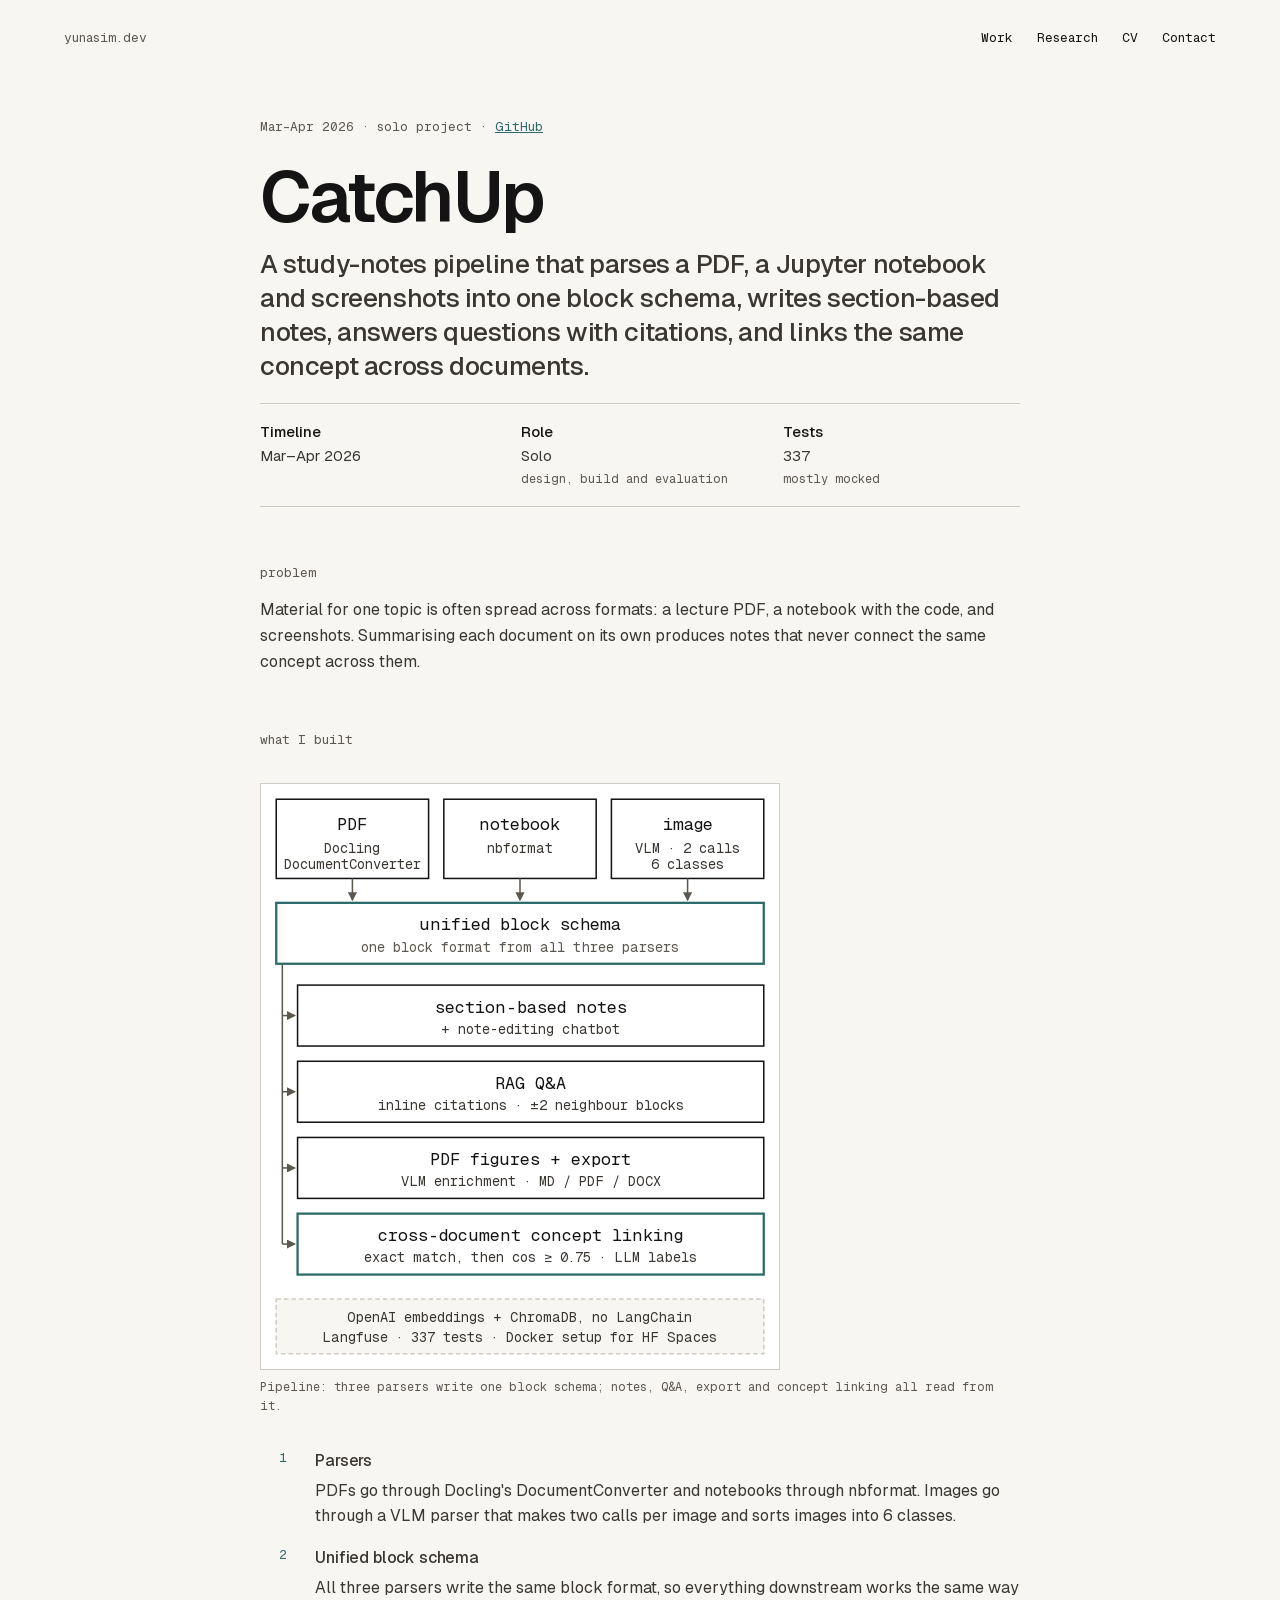
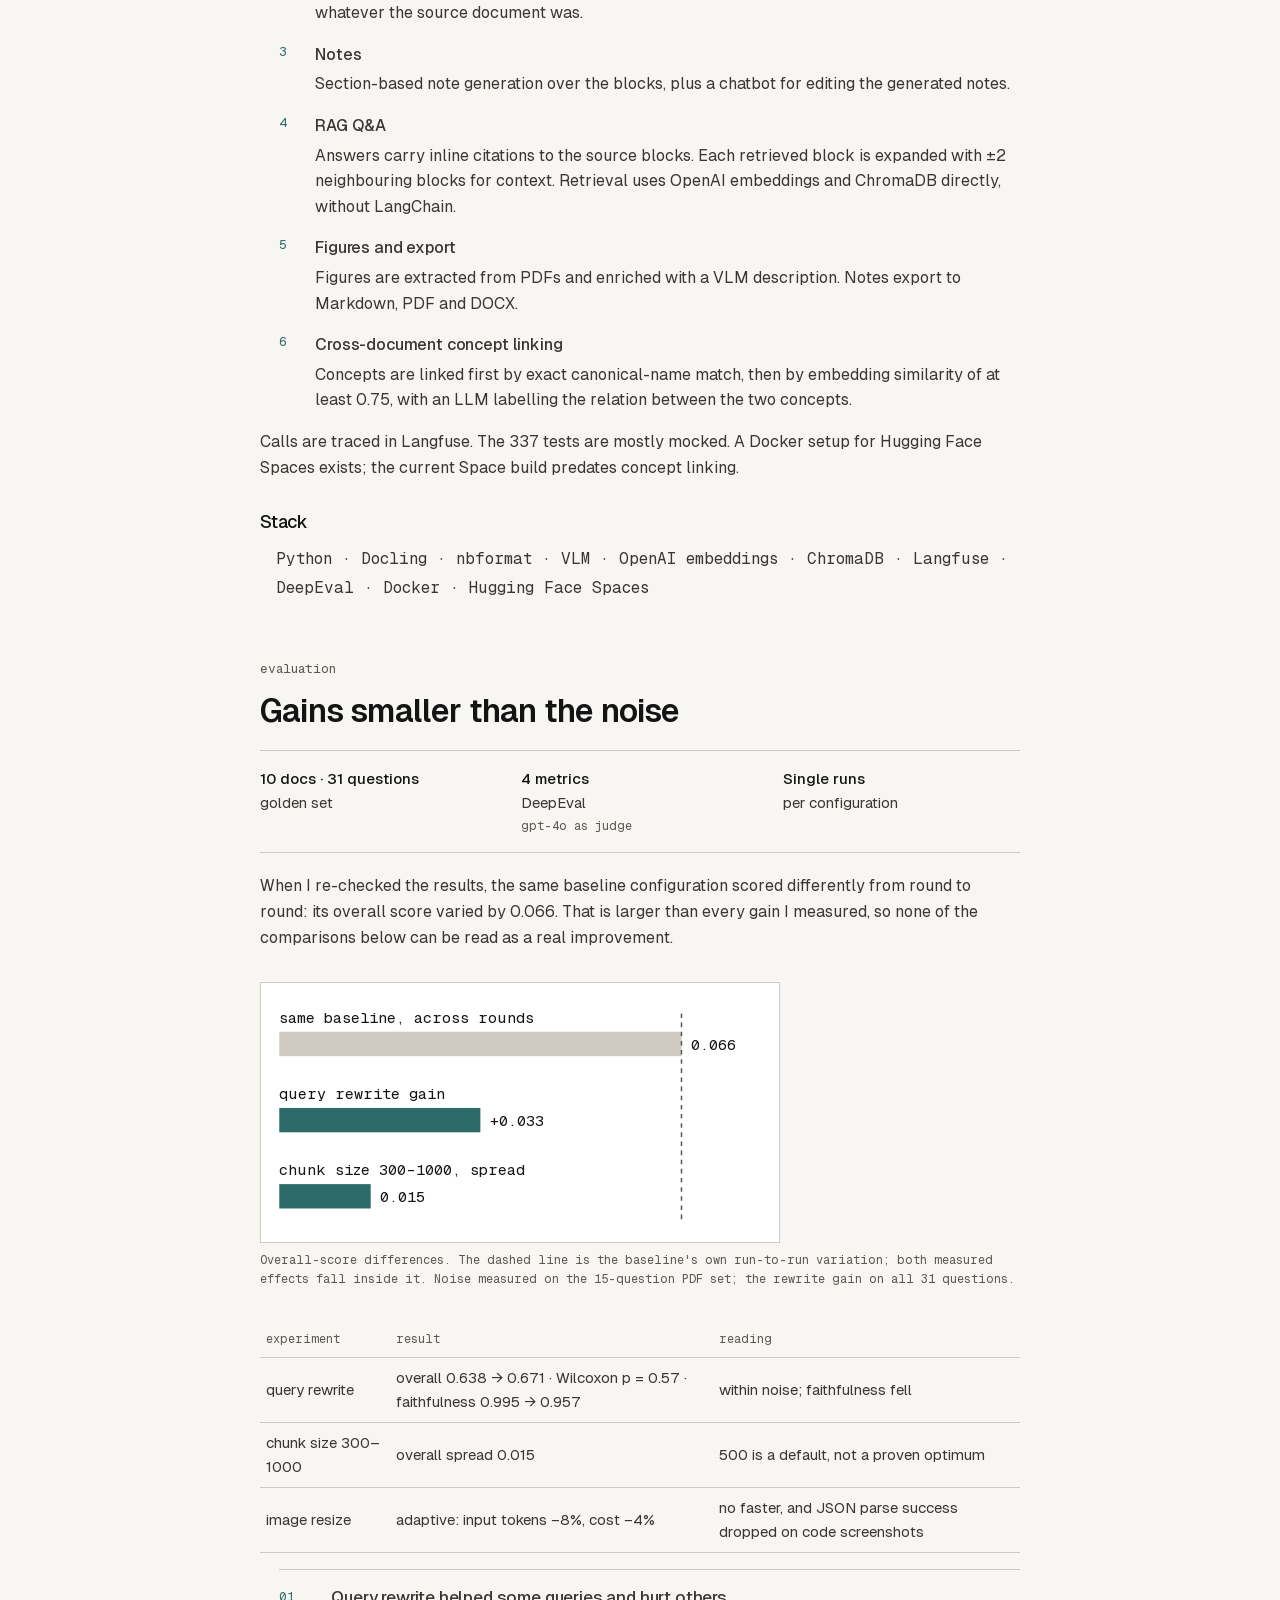
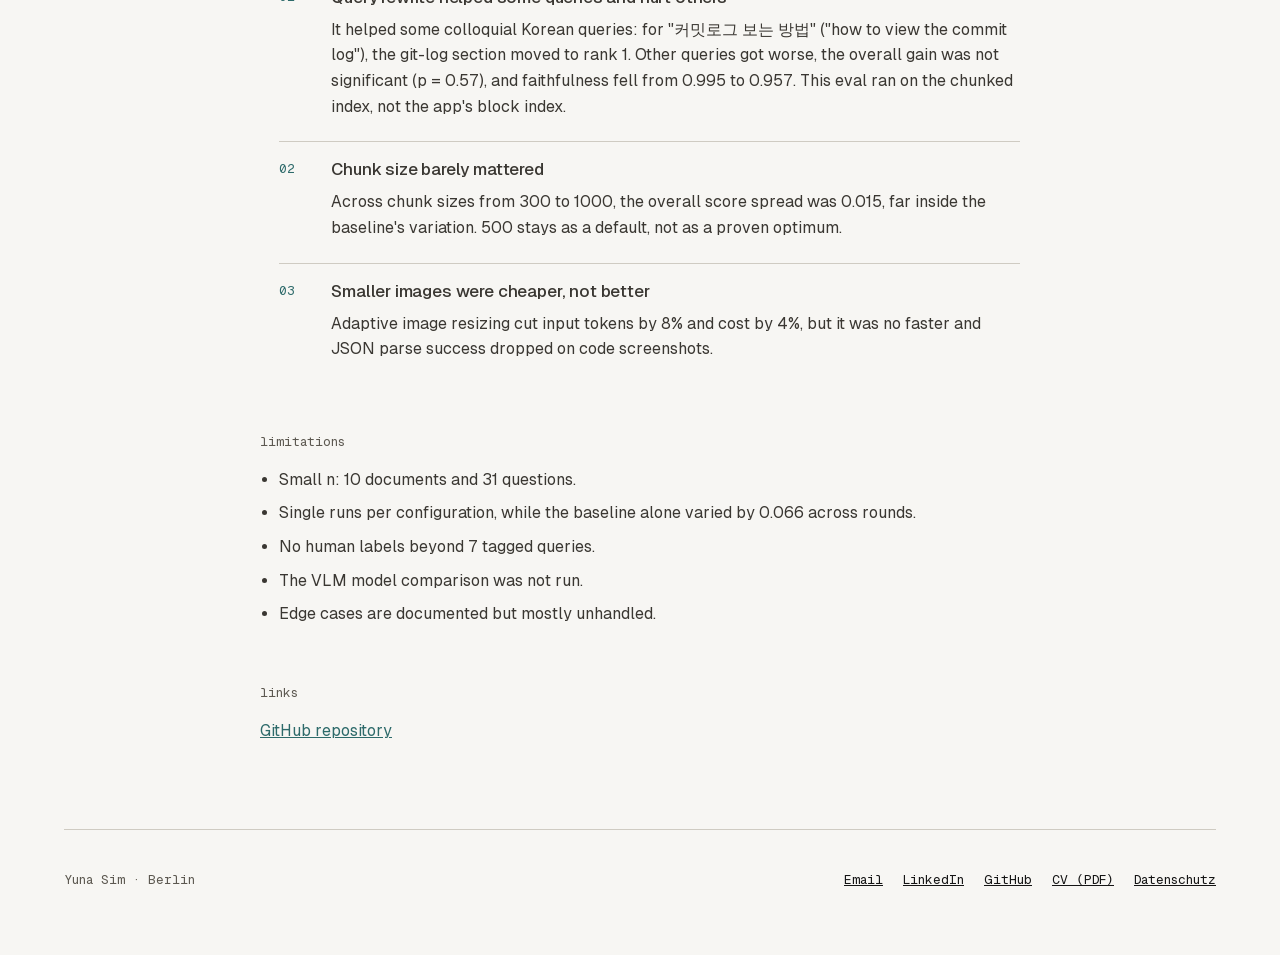
<file: catchup.html>
<!doctype html>
<html lang="en">
<head>
<meta charset="utf-8">
<meta name="viewport" content="width=device-width, initial-scale=1">
<title>CatchUp · Yuna Sim</title>
<meta name="description" content="CatchUp: a solo pipeline that parses PDFs, notebooks and screenshots into one block schema, writes section notes, answers with citations and links concepts across documents, with an evaluation whose measured gains were smaller than run-to-run noise.">
<link rel="stylesheet" href="assets/fonts.css">
<link rel="stylesheet" href="assets/site.css">
</head>
<body>
<div class="wrap">

<nav aria-label="Main">
  <a href="./" style="color:var(--muted)">yunasim.dev</a>
  <div class="links"><a href="./#work">Work</a><a href="./#research">Research</a><a href="./#cv">CV</a><a href="#contact">Contact</a></div>
</nav>

<main class="article case">
  <p class="meta">Mar–Apr 2026 · solo project · <a href="https://github.com/yunaism/catchup">GitHub</a></p>
  <h1>CatchUp</h1>
  <p class="lede">A study-notes pipeline that parses a PDF, a Jupyter notebook and screenshots into one block schema, writes section-based notes, answers questions with citations, and links the same concept across documents.</p>
  <div class="facts">
    <div><b>Timeline</b>Mar–Apr 2026</div>
    <div><b>Role</b>Solo<span>design, build and evaluation</span></div>
    <div><b>Tests</b>337<span>mostly mocked</span></div>
  </div>

  <h2>problem</h2>
  <p>Material for one topic is often spread across formats: a lecture PDF, a notebook with the code, and screenshots. Summarising each document on its own produces notes that never connect the same concept across them.</p>

  <h2>what I built</h2>
  <figure>
    <svg viewBox="0 0 340 384" role="img" aria-label="CatchUp pipeline. Three parsers: PDF with Docling DocumentConverter, notebook with nbformat, image with a two-call VLM parser and six image classes. All three write a unified block schema. From it: section-based notes with a note-editing chatbot; RAG Q&amp;A with inline citations and plus or minus two neighbour blocks; PDF figure extraction with VLM enrichment and Markdown, PDF and DOCX export; cross-document concept linking by exact canonical match, then embedding similarity of at least 0.75 with LLM relation labels. Underneath: OpenAI embeddings and ChromaDB without LangChain, Langfuse tracing, 337 tests, a Docker setup for Hugging Face Spaces." style="width:100%;max-width:520px;height:auto;display:block;background:#FFFFFF;border:1px solid var(--rule)">
      <defs><marker id="ca" markerWidth="6" markerHeight="6" refX="5" refY="3" orient="auto"><path d="M0,0 L0,6 L6,3 z" fill="#5C5850"/></marker></defs>
      <g font-family="Geist Mono, monospace" fill="#141414" font-size="10" text-anchor="middle">
        <g fill="#FFFFFF" stroke="#141414">
          <rect x="10" y="10" width="100" height="52"/><rect x="120" y="10" width="100" height="52"/><rect x="230" y="10" width="100" height="52"/>
        </g>
        <text x="60" y="30" font-size="11">PDF</text><text x="60" y="45" font-size="9" fill="#3A3732">Docling</text><text x="60" y="56" font-size="9" fill="#3A3732">DocumentConverter</text>
        <text x="170" y="30" font-size="11">notebook</text><text x="170" y="45" font-size="9" fill="#3A3732">nbformat</text>
        <text x="280" y="30" font-size="11">image</text><text x="280" y="45" font-size="9" fill="#3A3732">VLM · 2 calls</text><text x="280" y="56" font-size="9" fill="#3A3732">6 classes</text>
        <rect x="10" y="78" width="320" height="40" fill="#FFFFFF" stroke="#2D6A6A" stroke-width="1.5"/>
        <text x="170" y="96" font-size="11">unified block schema</text><text x="170" y="110" font-size="9" fill="#5C5850">one block format from all three parsers</text>
        <g fill="#FFFFFF" stroke="#141414">
          <rect x="24" y="132" width="306" height="40"/><rect x="24" y="182" width="306" height="40"/><rect x="24" y="232" width="306" height="40"/>
        </g>
        <rect x="24" y="282" width="306" height="40" fill="#FFFFFF" stroke="#2D6A6A" stroke-width="1.5"/>
        <text x="177" y="150" font-size="11">section-based notes</text><text x="177" y="164" font-size="9" fill="#3A3732">+ note-editing chatbot</text>
        <text x="177" y="200" font-size="11">RAG Q&amp;A</text><text x="177" y="214" font-size="9" fill="#3A3732">inline citations · ±2 neighbour blocks</text>
        <text x="177" y="250" font-size="11">PDF figures + export</text><text x="177" y="264" font-size="9" fill="#3A3732">VLM enrichment · MD / PDF / DOCX</text>
        <text x="177" y="300" font-size="11">cross-document concept linking</text><text x="177" y="314" font-size="9" fill="#3A3732">exact match, then cos ≥ 0.75 · LLM labels</text>
        <rect x="10" y="338" width="320" height="36" fill="#F7F6F3" stroke="#CFCBC2" stroke-dasharray="3 2"/>
        <text x="170" y="353" font-size="9" fill="#3A3732">OpenAI embeddings + ChromaDB, no LangChain</text>
        <text x="170" y="366" font-size="9" fill="#3A3732">Langfuse · 337 tests · Docker setup for HF Spaces</text>
        <g stroke="#5C5850" fill="none" marker-end="url(#ca)">
          <path d="M60 62 V76"/><path d="M170 62 V76"/><path d="M280 62 V76"/>
          <path d="M14 152 H22"/><path d="M14 202 H22"/><path d="M14 252 H22"/><path d="M14 302 H22"/>
        </g>
        <path d="M14 118 V302" stroke="#5C5850" fill="none"/>
      </g>
    </svg>
    <figcaption>Pipeline: three parsers write one block schema; notes, Q&amp;A, export and concept linking all read from it.</figcaption>
  </figure>
  <ol class="steps">
    <li><h3>Parsers</h3><p>PDFs go through Docling's DocumentConverter and notebooks through nbformat. Images go through a VLM parser that makes two calls per image and sorts images into 6 classes.</p></li>
    <li><h3>Unified block schema</h3><p>All three parsers write the same block format, so everything downstream works the same way whatever the source document was.</p></li>
    <li><h3>Notes</h3><p>Section-based note generation over the blocks, plus a chatbot for editing the generated notes.</p></li>
    <li><h3>RAG Q&amp;A</h3><p>Answers carry inline citations to the source blocks. Each retrieved block is expanded with ±2 neighbouring blocks for context. Retrieval uses OpenAI embeddings and ChromaDB directly, without LangChain.</p></li>
    <li><h3>Figures and export</h3><p>Figures are extracted from PDFs and enriched with a VLM description. Notes export to Markdown, PDF and DOCX.</p></li>
    <li><h3>Cross-document concept linking</h3><p>Concepts are linked first by exact canonical-name match, then by embedding similarity of at least 0.75, with an LLM labelling the relation between the two concepts.</p></li>
  </ol>
  <p>Calls are traced in Langfuse. The 337 tests are mostly mocked. A Docker setup for Hugging Face Spaces exists; the current Space build predates concept linking.</p>
  <h3>Stack</h3>
  <ul class="chips"><li>Python</li><li>Docling</li><li>nbformat</li><li>VLM</li><li>OpenAI embeddings</li><li>ChromaDB</li><li>Langfuse</li><li>DeepEval</li><li>Docker</li><li>Hugging Face Spaces</li></ul>

  <h2>evaluation</h2>
  <h3 class="headline">Gains smaller than the noise</h3>
  <div class="facts">
    <div><b>10 docs · 31 questions</b>golden set</div>
    <div><b>4 metrics</b>DeepEval<span>gpt-4o as judge</span></div>
    <div><b>Single runs</b>per configuration</div>
  </div>
  <p>When I re-checked the results, the same baseline configuration scored differently from round to round: its overall score varied by 0.066. That is larger than every gain I measured, so none of the comparisons below can be read as a real improvement.</p>
  <figure>
    <svg viewBox="0 0 340 170" role="img" aria-label="Bar chart of overall-score differences. Run-to-run variation of the same baseline: 0.066. Query rewrite gain: 0.033. Spread across chunk sizes 300 to 1000: 0.015. Both measured effects are smaller than the baseline's own variation." style="width:100%;max-width:520px;height:auto;display:block;background:#FFFFFF;border:1px solid var(--rule)">
      <g font-family="Geist Mono, monospace" font-size="10" fill="#141414">
        <text x="12" y="26">same baseline, across rounds</text>
        <rect x="12" y="32" width="264" height="16" fill="#CFCBC2"/><text x="282" y="44">0.066</text>
        <text x="12" y="76">query rewrite gain</text>
        <rect x="12" y="82" width="132" height="16" fill="#2D6A6A"/><text x="150" y="94">+0.033</text>
        <text x="12" y="126">chunk size 300–1000, spread</text>
        <rect x="12" y="132" width="60" height="16" fill="#2D6A6A"/><text x="78" y="144">0.015</text>
        <line x1="276" y1="20" x2="276" y2="156" stroke="#5C5850" stroke-dasharray="3 3"/>
      </g>
    </svg>
    <figcaption>Overall-score differences. The dashed line is the baseline's own run-to-run variation; both measured effects fall inside it. Noise measured on the 15-question PDF set; the rewrite gain on all 31 questions.</figcaption>
  </figure>

  <div class="table-wrap">
    <table>
      <thead><tr><th>experiment</th><th>result</th><th>reading</th></tr></thead>
      <tbody>
        <tr><td>query rewrite</td><td>overall 0.638 → 0.671 · Wilcoxon p = 0.57 · faithfulness 0.995 → 0.957</td><td>within noise; faithfulness fell</td></tr>
        <tr><td>chunk size 300–1000</td><td>overall spread 0.015</td><td>500 is a default, not a proven optimum</td></tr>
        <tr><td>image resize</td><td>adaptive: input tokens −8%, cost −4%</td><td>no faster, and JSON parse success dropped on code screenshots</td></tr>
      </tbody>
    </table>
  </div>
  <ol class="findings">
    <li><span class="n">01</span><div><h3>Query rewrite helped some queries and hurt others</h3><p>It helped some colloquial Korean queries: for "커밋로그 보는 방법" ("how to view the commit log"), the git-log section moved to rank 1. Other queries got worse, the overall gain was not significant (p = 0.57), and faithfulness fell from 0.995 to 0.957. This eval ran on the chunked index, not the app's block index.</p></div></li>
    <li><span class="n">02</span><div><h3>Chunk size barely mattered</h3><p>Across chunk sizes from 300 to 1000, the overall score spread was 0.015, far inside the baseline's variation. 500 stays as a default, not as a proven optimum.</p></div></li>
    <li><span class="n">03</span><div><h3>Smaller images were cheaper, not better</h3><p>Adaptive image resizing cut input tokens by 8% and cost by 4%, but it was no faster and JSON parse success dropped on code screenshots.</p></div></li>
  </ol>

  <h2>limitations</h2>
  <ul>
    <li>Small n: 10 documents and 31 questions.</li>
    <li>Single runs per configuration, while the baseline alone varied by 0.066 across rounds.</li>
    <li>No human labels beyond 7 tagged queries.</li>
    <li>The VLM model comparison was not run.</li>
    <li>Edge cases are documented but mostly unhandled.</li>
  </ul>

  <h2>links</h2>
  <p><a href="https://github.com/yunaism/catchup">GitHub repository</a></p>
</main>

<footer id="contact">
  <span>Yuna Sim · Berlin</span>
  <div class="links">
    <a href="mailto:syna02178@gmail.com">Email</a><a href="https://www.linkedin.com/in/yunasim/">LinkedIn</a><a href="https://github.com/yunaism">GitHub</a><a href="assets/YunaSim_CV.pdf">CV (PDF)</a><a href="datenschutz.html">Datenschutz</a>
  </div>
</footer>

</div>
</body>
</html>
</file>
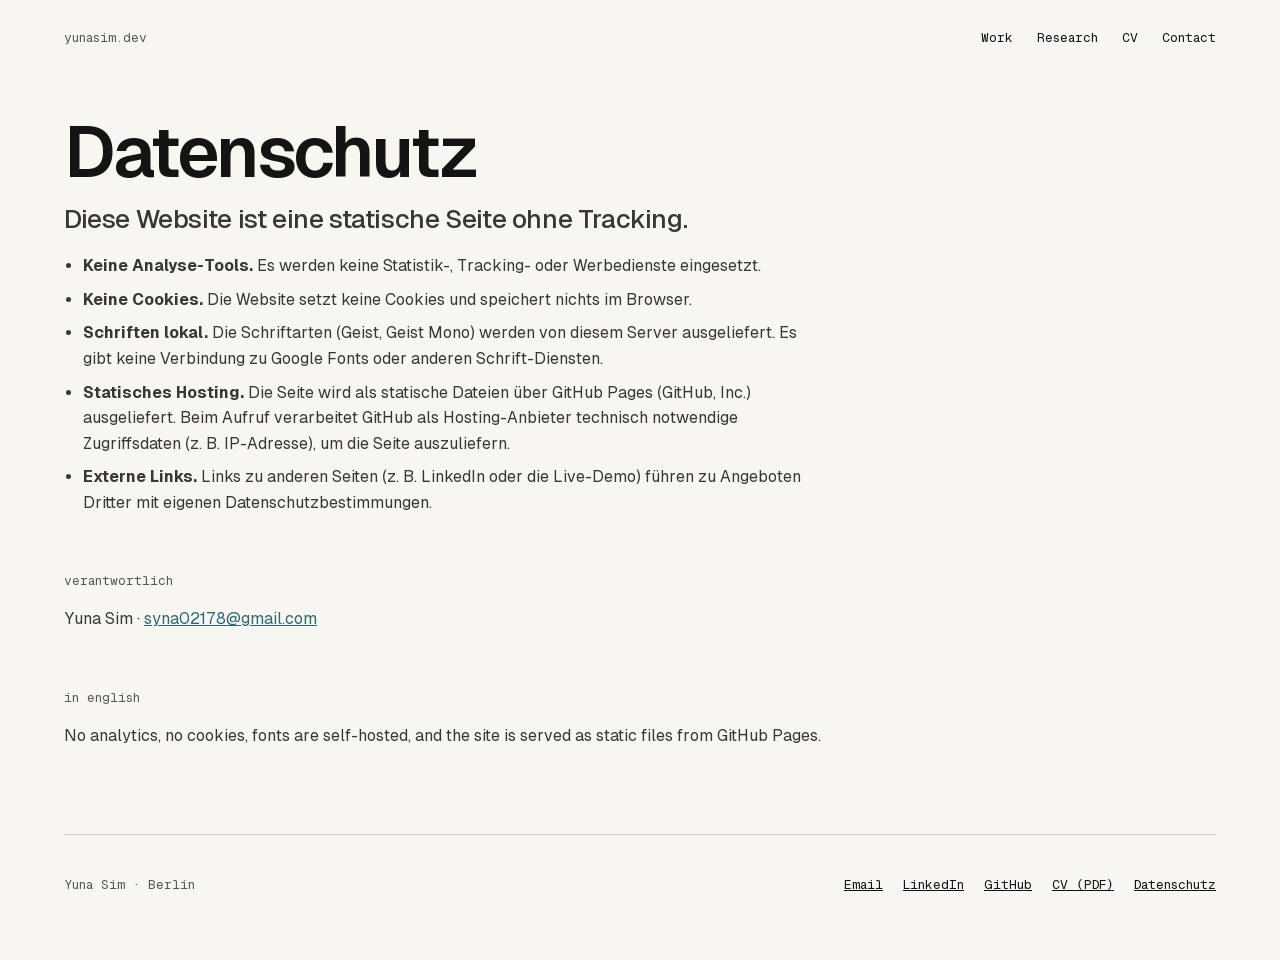
<file: datenschutz.html>
<!doctype html>
<html lang="de">
<head>
<meta charset="utf-8">
<meta name="viewport" content="width=device-width, initial-scale=1">
<title>Datenschutz · Yuna Sim</title>
<meta name="robots" content="noindex">
<link rel="stylesheet" href="assets/fonts.css">
<link rel="stylesheet" href="assets/site.css">
</head>
<body>
<div class="wrap">

<nav aria-label="Main">
  <a href="./" style="color:var(--muted)">yunasim.dev</a>
  <div class="links"><a href="./#work">Work</a><a href="./#research">Research</a><a href="./#cv">CV</a><a href="#contact">Contact</a></div>
</nav>

<main class="article">
  <h1>Datenschutz</h1>
  <p class="lede">Diese Website ist eine statische Seite ohne Tracking.</p>
  <ul>
    <li><strong>Keine Analyse-Tools.</strong> Es werden keine Statistik-, Tracking- oder Werbedienste eingesetzt.</li>
    <li><strong>Keine Cookies.</strong> Die Website setzt keine Cookies und speichert nichts im Browser.</li>
    <li><strong>Schriften lokal.</strong> Die Schriftarten (Geist, Geist Mono) werden von diesem Server ausgeliefert. Es gibt keine Verbindung zu Google Fonts oder anderen Schrift-Diensten.</li>
    <li><strong>Statisches Hosting.</strong> Die Seite wird als statische Dateien über GitHub Pages (GitHub, Inc.) ausgeliefert. Beim Aufruf verarbeitet GitHub als Hosting-Anbieter technisch notwendige Zugriffsdaten (z. B. IP-Adresse), um die Seite auszuliefern.</li>
    <li><strong>Externe Links.</strong> Links zu anderen Seiten (z. B. LinkedIn oder die Live-Demo) führen zu Angeboten Dritter mit eigenen Datenschutzbestimmungen.</li>
  </ul>
  <h2>verantwortlich</h2>
  <p>Yuna Sim · <a href="mailto:syna02178@gmail.com">syna02178@gmail.com</a></p>
  <h2>in english</h2>
  <p>No analytics, no cookies, fonts are self-hosted, and the site is served as static files from GitHub Pages.</p>
</main>

<footer id="contact">
  <span>Yuna Sim · Berlin</span>
  <div class="links">
    <a href="mailto:syna02178@gmail.com">Email</a><a href="https://www.linkedin.com/in/yunasim/">LinkedIn</a><a href="https://github.com/yunaism">GitHub</a><a href="assets/YunaSim_CV.pdf">CV (PDF)</a><a href="datenschutz.html">Datenschutz</a>
  </div>
</footer>

</div>
</body>
</html>
</file>
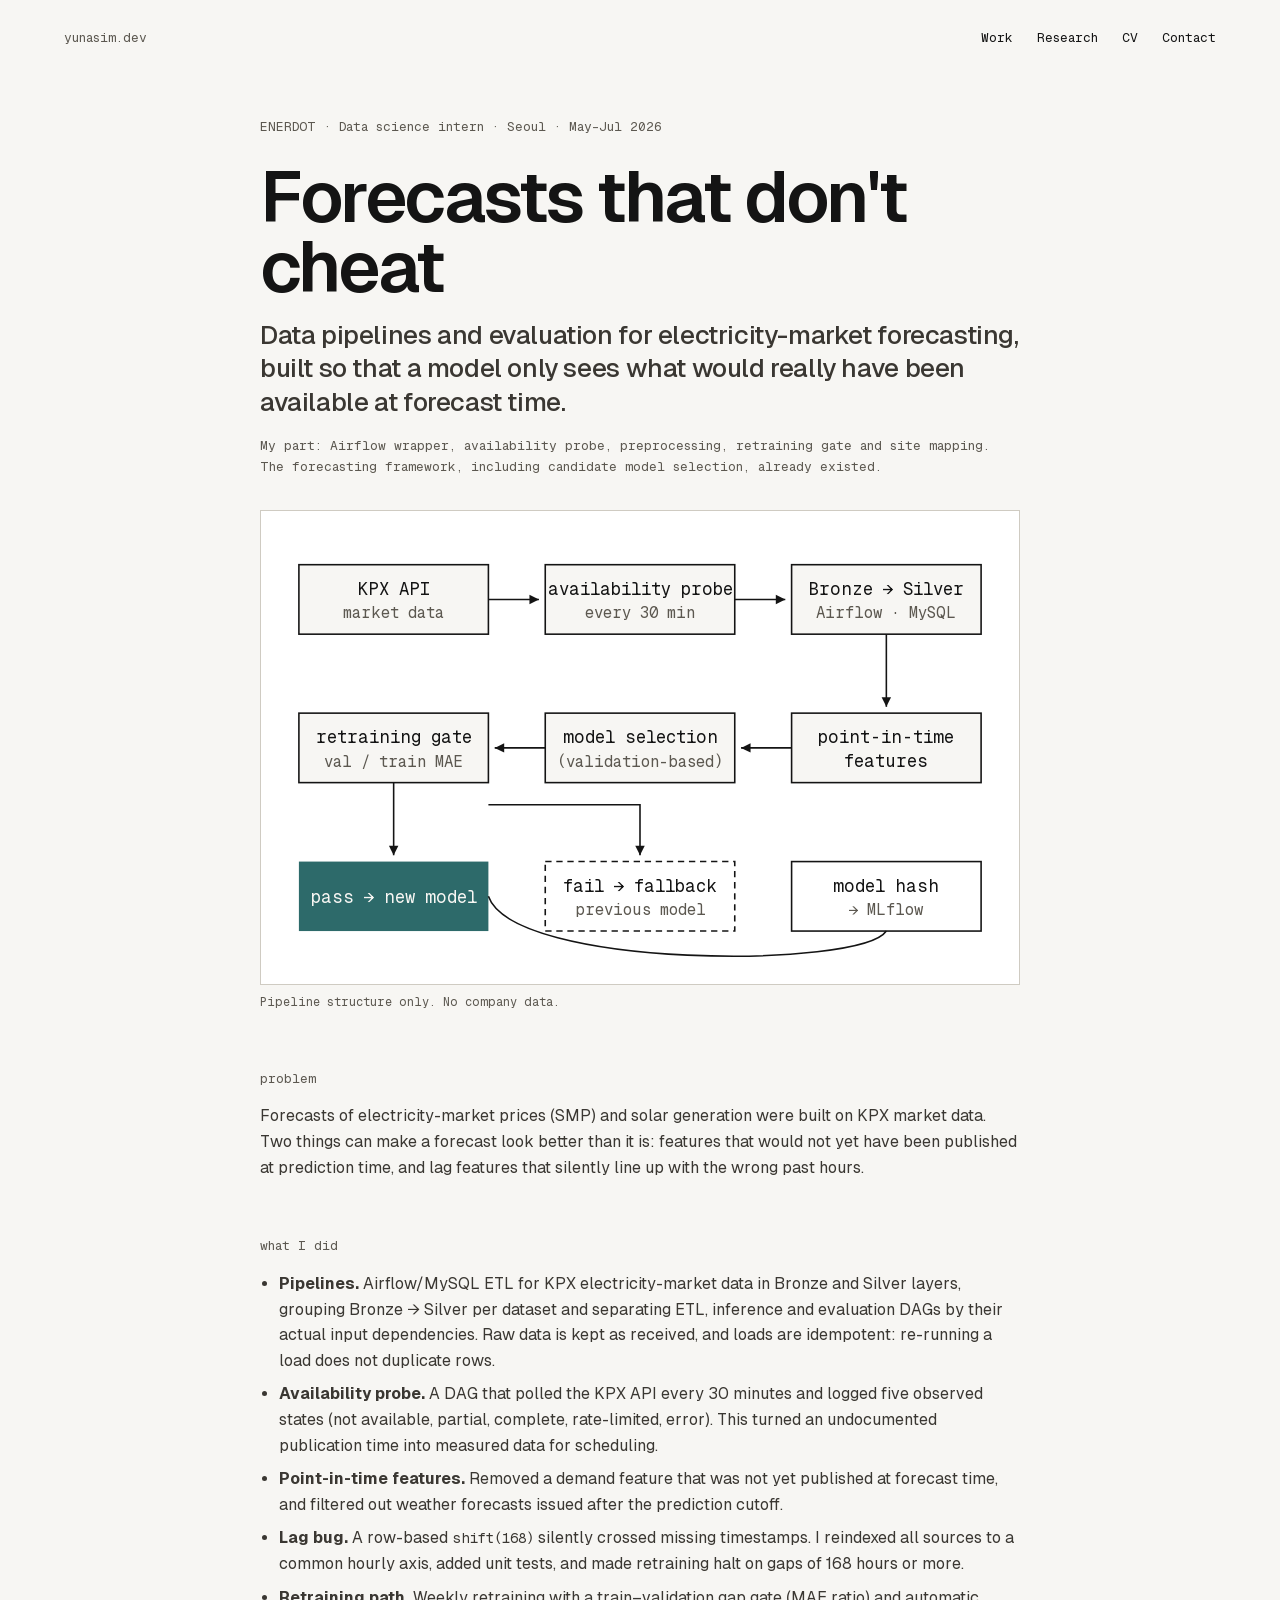
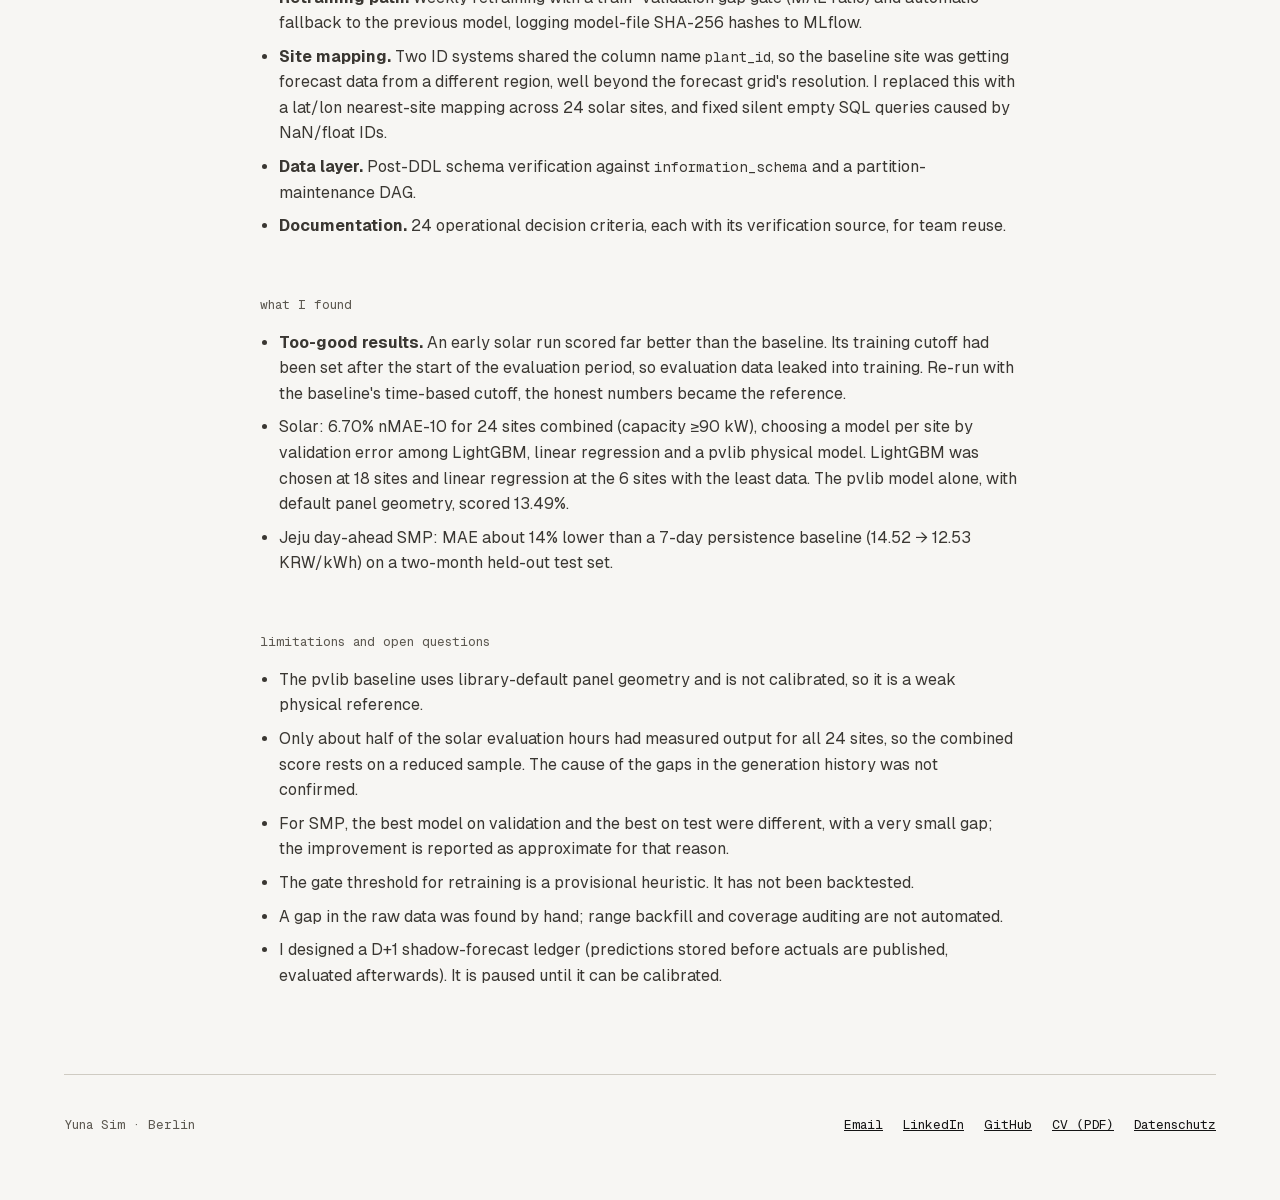
<file: enerdot.html>
<!doctype html>
<html lang="en">
<head>
<meta charset="utf-8">
<meta name="viewport" content="width=device-width, initial-scale=1">
<title>ENERDOT · Yuna Sim</title>
<meta name="description" content="Data science internship at ENERDOT: electricity-market forecasting pipelines with point-in-time features and honest evaluation.">
<link rel="stylesheet" href="assets/fonts.css">
<link rel="stylesheet" href="assets/site.css">
</head>
<body>
<div class="wrap">

<nav aria-label="Main">
  <a href="./" style="color:var(--muted)">yunasim.dev</a>
  <div class="links"><a href="./#work">Work</a><a href="./#research">Research</a><a href="./#cv">CV</a><a href="#contact">Contact</a></div>
</nav>

<main class="article case">
  <p class="meta">ENERDOT · Data science intern · Seoul · May–Jul 2026</p>
  <h1>Forecasts that don't cheat</h1>
  <p class="lede">Data pipelines and evaluation for electricity-market forecasting, built so that a model only sees what would really have been available at forecast time.</p>
  <p class="part">My part: Airflow wrapper, availability probe, preprocessing, retraining gate and site mapping. The forecasting framework, including candidate model selection, already existed.</p>

  <figure>
    <svg viewBox="0 0 480 300" role="img" aria-label="Pipeline: KPX API, availability probe every 30 minutes, Bronze and Silver layers, point-in-time features, validation-based model selection, retraining gate, fallback to the previous model, model hash logged to MLflow." style="width:100%;height:auto;display:block;border:1px solid var(--rule)">
      <rect width="480" height="300" fill="#FFFFFF"/>
      <g font-family="Geist Mono, monospace" font-size="11" fill="#141414">
        <g stroke="#141414" stroke-width="1" fill="#F7F6F3">
          <rect x="24" y="34" width="120" height="44"/>
          <rect x="180" y="34" width="120" height="44"/>
          <rect x="336" y="34" width="120" height="44"/>
          <rect x="336" y="128" width="120" height="44"/>
          <rect x="180" y="128" width="120" height="44"/>
          <rect x="24" y="128" width="120" height="44"/>
        </g>
        <rect x="24" y="222" width="120" height="44" fill="#2D6A6A"/>
        <rect x="180" y="222" width="120" height="44" fill="none" stroke="#141414" stroke-dasharray="4 3"/>
        <rect x="336" y="222" width="120" height="44" fill="none" stroke="#141414"/>
        <text x="84" y="53" text-anchor="middle">KPX API</text>
        <text x="84" y="68" text-anchor="middle" fill="#5C5850" font-size="10">market data</text>
        <text x="240" y="53" text-anchor="middle">availability probe</text>
        <text x="240" y="68" text-anchor="middle" fill="#5C5850" font-size="10">every 30 min</text>
        <text x="396" y="53" text-anchor="middle">Bronze → Silver</text>
        <text x="396" y="68" text-anchor="middle" fill="#5C5850" font-size="10">Airflow · MySQL</text>
        <text x="396" y="147" text-anchor="middle">point-in-time</text>
        <text x="396" y="162" text-anchor="middle">features</text>
        <text x="240" y="147" text-anchor="middle">model selection</text>
        <text x="240" y="162" text-anchor="middle" fill="#5C5850" font-size="10">(validation-based)</text>
        <text x="84" y="147" text-anchor="middle">retraining gate</text>
        <text x="84" y="162" text-anchor="middle" fill="#5C5850" font-size="10">val / train MAE</text>
        <text x="84" y="248" text-anchor="middle" fill="#F7F6F3">pass → new model</text>
        <text x="240" y="241" text-anchor="middle">fail → fallback</text>
        <text x="240" y="256" text-anchor="middle" fill="#5C5850" font-size="10">previous model</text>
        <text x="396" y="241" text-anchor="middle">model hash</text>
        <text x="396" y="256" text-anchor="middle" fill="#5C5850" font-size="10">→ MLflow</text>
        <g stroke="#141414" stroke-width="1" fill="none">
          <path d="M144 56 H176"/><path d="M300 56 H332"/><path d="M396 78 V124"/>
          <path d="M336 150 H304"/><path d="M180 150 H148"/>
          <path d="M84 172 V218"/><path d="M144 186 H240 V218"/><path d="M144 244 C 160 290, 380 290, 396 266"/>
        </g>
        <g fill="#141414">
          <path d="M176 56 l-6 -3 v6z"/><path d="M332 56 l-6 -3 v6z"/><path d="M396 124 l-3 -6 h6z"/>
          <path d="M304 150 l6 -3 v6z"/><path d="M148 150 l6 -3 v6z"/>
          <path d="M84 218 l-3 -6 h6z"/><path d="M240 218 l-3 -6 h6z"/>
        </g>
      </g>
    </svg>
    <figcaption>Pipeline structure only. No company data.</figcaption>
  </figure>

  <h2>problem</h2>
  <p>Forecasts of electricity-market prices (SMP) and solar generation were built on KPX market data. Two things can make a forecast look better than it is: features that would not yet have been published at prediction time, and lag features that silently line up with the wrong past hours.</p>

  <h2>what I did</h2>
  <ul>
    <li><strong>Pipelines.</strong> Airflow/MySQL ETL for KPX electricity-market data in Bronze and Silver layers, grouping Bronze → Silver per dataset and separating ETL, inference and evaluation DAGs by their actual input dependencies. Raw data is kept as received, and loads are idempotent: re-running a load does not duplicate rows.</li>
    <li><strong>Availability probe.</strong> A DAG that polled the KPX API every 30 minutes and logged five observed states (not available, partial, complete, rate-limited, error). This turned an undocumented publication time into measured data for scheduling.</li>
    <li><strong>Point-in-time features.</strong> Removed a demand feature that was not yet published at forecast time, and filtered out weather forecasts issued after the prediction cutoff.</li>
    <li><strong>Lag bug.</strong> A row-based <code>shift(168)</code> silently crossed missing timestamps. I reindexed all sources to a common hourly axis, added unit tests, and made retraining halt on gaps of 168 hours or more.</li>
    <li><strong>Retraining path.</strong> Weekly retraining with a train–validation gap gate (MAE ratio) and automatic fallback to the previous model, logging model-file SHA-256 hashes to MLflow.</li>
    <li><strong>Site mapping.</strong> Two ID systems shared the column name <code>plant_id</code>, so the baseline site was getting forecast data from a different region, well beyond the forecast grid's resolution. I replaced this with a lat/lon nearest-site mapping across 24 solar sites, and fixed silent empty SQL queries caused by NaN/float IDs.</li>
    <li><strong>Data layer.</strong> Post-DDL schema verification against <code>information_schema</code> and a partition-maintenance DAG.</li>
    <li><strong>Documentation.</strong> 24 operational decision criteria, each with its verification source, for team reuse.</li>
  </ul>

  <h2>what I found</h2>
  <ul>
    <li><strong>Too-good results.</strong> An early solar run scored far better than the baseline. Its training cutoff had been set after the start of the evaluation period, so evaluation data leaked into training. Re-run with the baseline's time-based cutoff, the honest numbers became the reference.</li>
    <li>Solar: 6.70% nMAE-10 for 24 sites combined (capacity ≥90 kW), choosing a model per site by validation error among LightGBM, linear regression and a pvlib physical model. LightGBM was chosen at 18 sites and linear regression at the 6 sites with the least data. The pvlib model alone, with default panel geometry, scored 13.49%.</li>
    <li>Jeju day-ahead SMP: MAE about 14% lower than a 7-day persistence baseline (14.52 → 12.53 KRW/kWh) on a two-month held-out test set.</li>
  </ul>

  <h2>limitations and open questions</h2>
  <ul>
    <li>The pvlib baseline uses library-default panel geometry and is not calibrated, so it is a weak physical reference.</li>
    <li>Only about half of the solar evaluation hours had measured output for all 24 sites, so the combined score rests on a reduced sample. The cause of the gaps in the generation history was not confirmed.</li>
    <li>For SMP, the best model on validation and the best on test were different, with a very small gap; the improvement is reported as approximate for that reason.</li>
    <li>The gate threshold for retraining is a provisional heuristic. It has not been backtested.</li>
    <li>A gap in the raw data was found by hand; range backfill and coverage auditing are not automated.</li>
    <li>I designed a D+1 shadow-forecast ledger (predictions stored before actuals are published, evaluated afterwards). It is paused until it can be calibrated.</li>
  </ul>
</main>

<footer id="contact">
  <span>Yuna Sim · Berlin</span>
  <div class="links">
    <a href="mailto:syna02178@gmail.com">Email</a><a href="https://www.linkedin.com/in/yunasim/">LinkedIn</a><a href="https://github.com/yunaism">GitHub</a><a href="assets/YunaSim_CV.pdf">CV (PDF)</a><a href="datenschutz.html">Datenschutz</a>
  </div>
</footer>

</div>
</body>
</html>
</file>
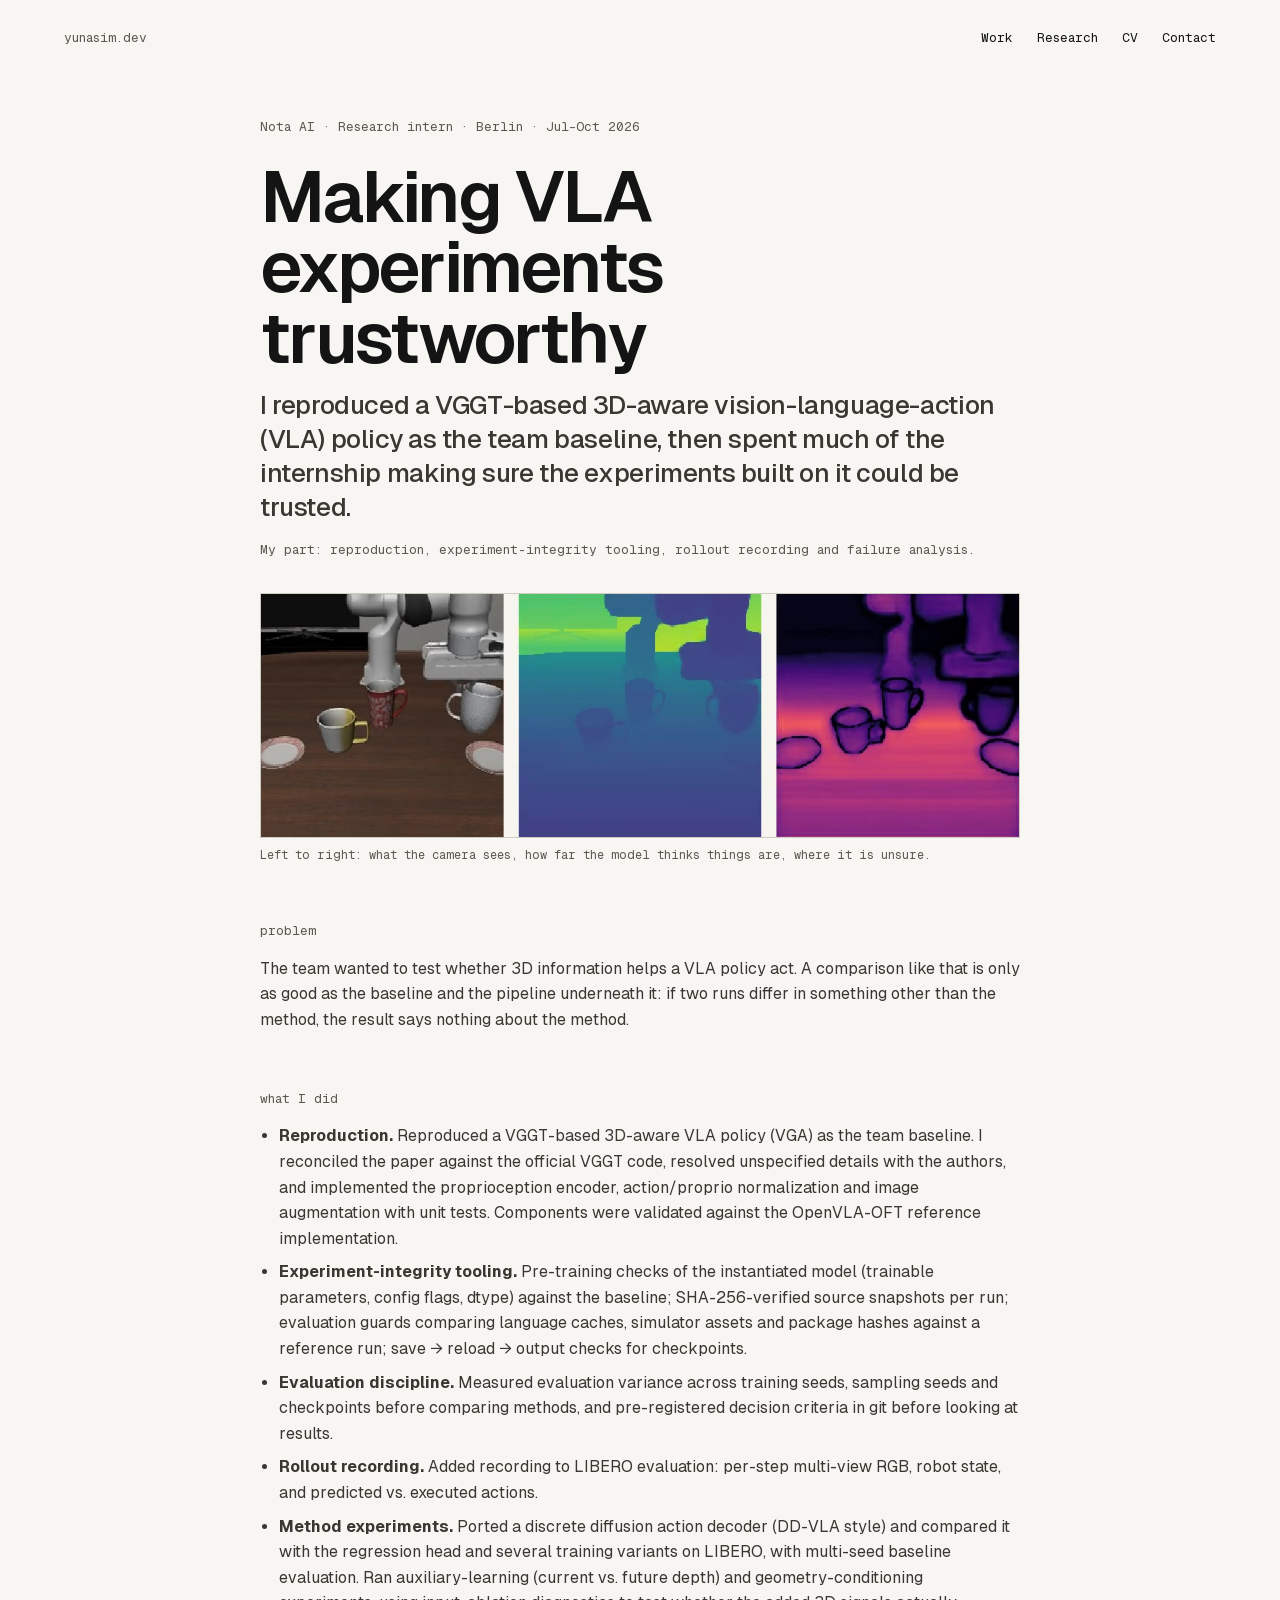
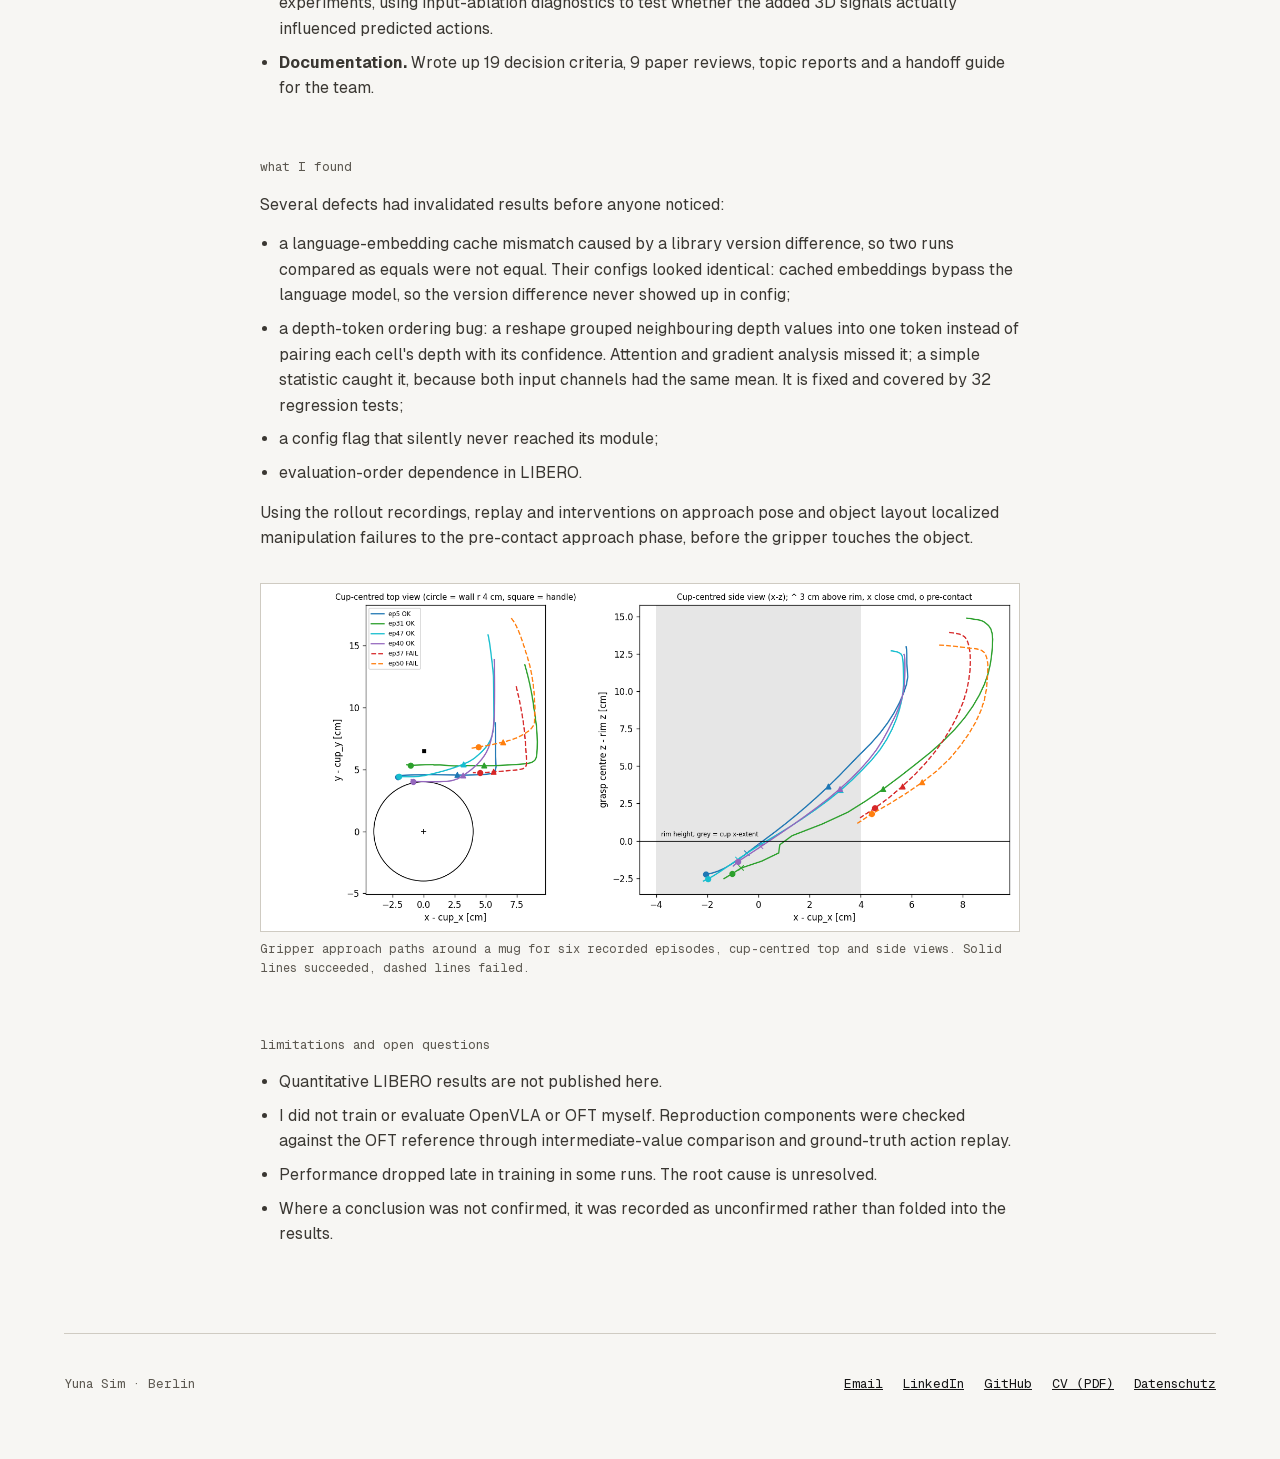
<file: nota.html>
<!doctype html>
<html lang="en">
<head>
<meta charset="utf-8">
<meta name="viewport" content="width=device-width, initial-scale=1">
<title>Nota AI · Yuna Sim</title>
<meta name="description" content="Research internship at Nota AI: reproducing a 3D-aware vision-language-action policy and making its experiments trustworthy.">
<link rel="stylesheet" href="assets/fonts.css">
<link rel="stylesheet" href="assets/site.css">
</head>
<body>
<div class="wrap">

<nav aria-label="Main">
  <a href="./" style="color:var(--muted)">yunasim.dev</a>
  <div class="links"><a href="./#work">Work</a><a href="./#research">Research</a><a href="./#cv">CV</a><a href="#contact">Contact</a></div>
</nav>

<main class="article case">
  <p class="meta">Nota AI · Research intern · Berlin · Jul–Oct 2026</p>
  <h1>Making VLA experiments trustworthy</h1>
  <p class="lede">I reproduced a VGGT-based 3D-aware vision-language-action (VLA) policy as the team baseline, then spent much of the internship making sure the experiments built on it could be trusted.</p>
  <p class="part">My part: reproduction, experiment-integrity tooling, rollout recording and failure analysis.</p>

  <figure>
    <video src="images/nota/depth_strip.mp4" poster="images/nota/depth_strip.jpg" autoplay muted loop playsinline aria-label="A robot arm reaching toward mugs, shown as the camera image, the depth the model predicts, and where it is unsure."></video>
    <img class="poster-fallback" src="images/nota/depth_strip.jpg" alt="A robot arm reaching toward mugs, shown as the camera image, the depth the model predicts, and where it is unsure." style="display:none">
    <figcaption>Left to right: what the camera sees, how far the model thinks things are, where it is unsure.</figcaption>
  </figure>

  <h2>problem</h2>
  <p>The team wanted to test whether 3D information helps a VLA policy act. A comparison like that is only as good as the baseline and the pipeline underneath it: if two runs differ in something other than the method, the result says nothing about the method.</p>

  <h2>what I did</h2>
  <ul>
    <li><strong>Reproduction.</strong> Reproduced a VGGT-based 3D-aware VLA policy (VGA) as the team baseline. I reconciled the paper against the official VGGT code, resolved unspecified details with the authors, and implemented the proprioception encoder, action/proprio normalization and image augmentation with unit tests. Components were validated against the OpenVLA-OFT reference implementation.</li>
    <li><strong>Experiment-integrity tooling.</strong> Pre-training checks of the instantiated model (trainable parameters, config flags, dtype) against the baseline; SHA-256-verified source snapshots per run; evaluation guards comparing language caches, simulator assets and package hashes against a reference run; save → reload → output checks for checkpoints.</li>
    <li><strong>Evaluation discipline.</strong> Measured evaluation variance across training seeds, sampling seeds and checkpoints before comparing methods, and pre-registered decision criteria in git before looking at results.</li>
    <li><strong>Rollout recording.</strong> Added recording to LIBERO evaluation: per-step multi-view RGB, robot state, and predicted vs. executed actions.</li>
    <li><strong>Method experiments.</strong> Ported a discrete diffusion action decoder (DD-VLA style) and compared it with the regression head and several training variants on LIBERO, with multi-seed baseline evaluation. Ran auxiliary-learning (current vs. future depth) and geometry-conditioning experiments, using input-ablation diagnostics to test whether the added 3D signals actually influenced predicted actions.</li>
    <li><strong>Documentation.</strong> Wrote up 19 decision criteria, 9 paper reviews, topic reports and a handoff guide for the team.</li>
  </ul>

  <h2>what I found</h2>
  <p>Several defects had invalidated results before anyone noticed:</p>
  <ul>
    <li>a language-embedding cache mismatch caused by a library version difference, so two runs compared as equals were not equal. Their configs looked identical: cached embeddings bypass the language model, so the version difference never showed up in config;</li>
    <li>a depth-token ordering bug: a reshape grouped neighbouring depth values into one token instead of pairing each cell's depth with its confidence. Attention and gradient analysis missed it; a simple statistic caught it, because both input channels had the same mean. It is fixed and covered by 32 regression tests;</li>
    <li>a config flag that silently never reached its module;</li>
    <li>evaluation-order dependence in LIBERO.</li>
  </ul>
  <p>Using the rollout recordings, replay and interventions on approach pose and object layout localized manipulation failures to the pre-contact approach phase, before the gripper touches the object.</p>

  <figure>
    <img src="images/nota/mug_approach_original_6_cases.png" alt="Two plots of gripper trajectories relative to a mug, a top view and a side view, for six episodes; successful approaches are solid lines and failed ones are dashed." loading="lazy" width="1440" height="664">
    <figcaption>Gripper approach paths around a mug for six recorded episodes, cup-centred top and side views. Solid lines succeeded, dashed lines failed.</figcaption>
  </figure>

  <h2>limitations and open questions</h2>
  <ul>
    <li>Quantitative LIBERO results are not published here.</li>
    <li>I did not train or evaluate OpenVLA or OFT myself. Reproduction components were checked against the OFT reference through intermediate-value comparison and ground-truth action replay.</li>
    <li>Performance dropped late in training in some runs. The root cause is unresolved.</li>
    <li>Where a conclusion was not confirmed, it was recorded as unconfirmed rather than folded into the results.</li>
  </ul>
</main>

<footer id="contact">
  <span>Yuna Sim · Berlin</span>
  <div class="links">
    <a href="mailto:syna02178@gmail.com">Email</a><a href="https://www.linkedin.com/in/yunasim/">LinkedIn</a><a href="https://github.com/yunaism">GitHub</a><a href="assets/YunaSim_CV.pdf">CV (PDF)</a><a href="datenschutz.html">Datenschutz</a>
  </div>
</footer>

</div>
</body>
</html>
</file>
<file: assets/fonts.css>
/* Geist and Geist Mono, self-hosted (SIL Open Font License 1.1, see fonts/OFL.txt).
   Source: npm package geist@1.3.1. No requests to third-party font CDNs. */
@font-face{
  font-family:'Geist';
  src:url('fonts/Geist-Variable.woff2') format('woff2');
  font-weight:100 900;
  font-style:normal;
  font-display:swap;
}
@font-face{
  font-family:'Geist Mono';
  src:url('fonts/GeistMono-Variable.woff2') format('woff2');
  font-weight:100 900;
  font-style:normal;
  font-display:swap;
}
</file>
<file: assets/site.css>
/* yunasim.dev: shared styles (layout follows design/reference.html). No external requests. */
:root{
  --bg:#F7F6F3; --text:#141414; --text-2:#3A3732; --muted:#5C5850; --rule:#CFCBC2; --accent:#2D6A6A; --panel:#FFFFFF; --placeholder:#E9E6DF;
  --pad:clamp(20px,5vw,80px); --sans:'Geist',system-ui,sans-serif; --mono:'Geist Mono',ui-monospace,monospace;
}
*{box-sizing:border-box}
html{-webkit-text-size-adjust:100%}
body{margin:0;background:var(--bg);color:var(--text);font-family:var(--sans);font-size:16px;line-height:1.6}
a{color:var(--text)} a:hover{color:var(--accent)}
.wrap{max-width:1360px;margin:0 auto;padding:0 var(--pad)}
.mono{font-family:var(--mono)}
.label{font-family:var(--mono);font-size:13px;font-weight:400;color:var(--muted);margin:0}

/* nav */
nav{display:flex;flex-wrap:wrap;justify-content:space-between;align-items:center;gap:16px;padding:28px 0;font-family:var(--mono);font-size:13px}
nav .links{display:flex;flex-wrap:wrap;gap:24px}
nav a{text-decoration:none}

/* hero */
.hero{padding:40px 0 72px;display:flex;flex-direction:column;gap:28px}
.hero h1{margin:0;font-size:clamp(72px,10vw,152px);line-height:.9;font-weight:600;letter-spacing:-.05em}
.hero .role{font-family:var(--mono);font-size:14px;color:var(--muted);margin:0}
.hero-row{display:flex;flex-wrap:wrap;align-items:flex-end;justify-content:space-between;gap:32px}
.hero .intro{flex:999 1 520px;max-width:820px;margin:0;font-size:clamp(24px,2.6vw,36px);line-height:1.22;font-weight:500;letter-spacing:-.02em}
.hero .side{flex:1 1 360px;display:flex;flex-direction:column;gap:14px}
.actions{display:flex;flex-wrap:wrap;align-items:center;gap:20px}
.btn{display:inline-flex;align-items:center;min-height:44px;padding:0 22px;background:var(--text);color:var(--bg);text-decoration:none;font-weight:500;font-size:15px}
.btn:hover{background:var(--accent);color:var(--bg)}
.actions a:not(.btn){font-size:15px;font-weight:500}
.status{margin:0;font-size:14px;color:var(--muted)}
.todo{background:#FFF3C4;color:#5A4A00;padding:0 4px;font-family:var(--mono);font-size:.85em}

/* sections */
section{padding:72px 0;border-top:1px solid var(--rule)}
section > .label{margin-bottom:32px}

/* tiles */
.tiles{display:grid;grid-template-columns:repeat(3,minmax(0,1fr));gap:32px}
.tile{display:flex;flex-direction:column;gap:14px;min-width:0}
.tile .visual{width:100%;aspect-ratio:16/10;background:var(--panel);border:1px solid var(--rule);overflow:hidden;display:flex;align-items:center;justify-content:center}
.tile .visual video,.tile .visual img{width:100%;height:100%;object-fit:contain;display:block;background:#FFFFFF}
.tile .visual.ph{background:var(--placeholder);border-style:dashed;padding:20px;text-align:center;font-family:var(--mono);font-size:12px;color:var(--text-2)}
.vcap{display:grid;grid-template-columns:repeat(3,minmax(0,1fr));gap:8px;font-family:var(--mono);font-size:11px;line-height:1.35;color:var(--text-2);margin-top:-6px}
.tile .meta{font-family:var(--mono);font-size:12px;color:var(--muted)}
.tile h3{margin:0;font-size:24px;line-height:1.2;font-weight:500;letter-spacing:-.015em}
.tile p{margin:0;font-size:15px;line-height:1.6;color:var(--text-2)}
.tile .part{font-family:var(--mono);font-size:12px;line-height:1.6;color:var(--muted)}
.tile .more{display:flex;flex-wrap:wrap;gap:18px;margin-top:auto;padding-top:4px}
.tile .more a{color:var(--accent);font-weight:500;font-size:15px}

/* checks */
.checks{display:grid;grid-template-columns:repeat(3,minmax(0,1fr));gap:32px;counter-reset:c}
.check{display:flex;flex-direction:column;gap:12px;border-top:2px solid var(--text);padding-top:16px}
.check h3{margin:0;font-size:20px;font-weight:500;letter-spacing:-.01em}
.check .where{font-family:var(--mono);font-size:12px;color:var(--muted)}
.check dl{margin:0;display:grid;grid-template-columns:56px 1fr;gap:6px 12px;font-size:15px;line-height:1.55}
.check dt{font-family:var(--mono);font-size:12px;color:var(--accent);padding-top:3px}
.check dd{margin:0;color:var(--text-2)}

/* research */
.research{display:grid;grid-template-columns:minmax(0,1fr) minmax(0,1fr);gap:48px}
.research h3{margin:0 0 12px;font-family:var(--mono);font-size:12px;font-weight:400;color:var(--muted)}
.research ul{margin:0;padding:0;list-style:none}
.research li{padding:14px 0;border-top:1px solid var(--rule);font-size:15px;line-height:1.5}
.research li:last-child{border-bottom:1px solid var(--rule)}
.research li .t{display:block;font-weight:500;color:var(--text)}
.research li a.t:hover{color:var(--accent)}
.research li .s{display:block;font-family:var(--mono);font-size:12px;color:var(--muted);margin-top:4px}

/* side */
.side-study{display:flex;flex-wrap:wrap;align-items:center;gap:48px}
.side-study svg{flex:0 1 300px;width:100%;max-width:300px;height:auto}
.side-study .txt{flex:1 1 320px;max-width:560px;display:flex;flex-direction:column;gap:10px}
.side-study .txt p{margin:0}
.side-study .q{font-size:24px;line-height:1.3;font-weight:500;letter-spacing:-.015em}
.side-grid{display:grid;grid-template-columns:minmax(0,1fr) minmax(0,1fr);gap:48px}
.side-grid .side-study{align-items:flex-start;gap:24px}
.side-grid .side-study svg{flex-basis:240px;max-width:240px}

footer{border-top:1px solid var(--rule);padding:40px 0 64px;display:flex;flex-wrap:wrap;justify-content:space-between;gap:20px;font-family:var(--mono);font-size:13px;color:var(--muted)}
footer .links{display:flex;flex-wrap:wrap;gap:20px}

@media (max-width:1000px){
  .tiles,.checks{grid-template-columns:minmax(0,1fr)}
  .research,.side-grid{grid-template-columns:minmax(0,1fr)}
  .tile .visual{aspect-ratio:16/9}
  .tile .visual.strip{aspect-ratio:1000/320}
}
@media (prefers-reduced-motion:reduce){ video{display:none} .poster-fallback{display:block!important} }

/* Long-form pages (case studies, legal). Same tokens, single text column. */
.article{max-width:760px;padding:40px 0 72px}
.article.case{margin-left:auto;margin-right:auto}
.article h1{margin:0 0 16px;font-size:clamp(40px,6vw,72px);line-height:.98;font-weight:600;letter-spacing:-.04em}
.article .meta{font-family:var(--mono);font-size:13px;color:var(--muted);margin:0 0 24px}
.article .lede{font-size:clamp(20px,2.2vw,26px);line-height:1.3;font-weight:500;letter-spacing:-.015em;margin:0 0 16px}
.article h2{margin:56px 0 14px;font-family:var(--mono);font-size:13px;font-weight:400;color:var(--muted)}
.article p,.article li{color:var(--text-2);font-size:16px}
.article p{margin:0 0 14px}
.article ul,.article ol{margin:0 0 14px;padding-left:1.2em}
.article li{margin-bottom:8px}
.article .part{font-family:var(--mono);font-size:13px;color:var(--muted)}
.article a{color:var(--accent)}
.article figure{margin:32px 0}
.article figure img,.article figure video{width:100%;height:auto;display:block;background:#FFFFFF;border:1px solid var(--rule)}
.article figcaption{font-family:var(--mono);font-size:12px;color:var(--muted);margin-top:8px}
.article h3{margin:28px 0 8px;font-size:18px;font-weight:500;letter-spacing:-.01em}
.article .phase{font-family:var(--sans);color:var(--text);margin:64px 0 0;padding-top:24px;border-top:2px solid var(--text);font-size:clamp(24px,3vw,32px);font-weight:600;letter-spacing:-.025em;line-height:1.15}
.article .phase + .meta{margin-top:8px}
.article .headline{margin:8px 0 16px;font-size:clamp(24px,3vw,32px);font-weight:600;letter-spacing:-.025em;line-height:1.15;color:var(--text)}
.article blockquote{margin:16px 0;padding:0 0 0 16px;border-left:2px solid var(--accent);color:var(--text-2);font-size:17px}
.article code{font-family:var(--mono);font-size:.88em}
/* figure grids: images stay inside the column at any width */
.figs{display:grid;gap:12px;grid-template-columns:repeat(var(--cols,3),minmax(0,1fr))}
.figs figure{margin:0}
.figs img{width:100%;height:auto;display:block;background:#FFFFFF;border:1px solid var(--rule)}
.figs .cap{font-family:var(--mono);font-size:12px;color:var(--muted);margin-top:6px}
@media (max-width:560px){ .figs{--cols:2} .figs.keep{--cols:3} .figs.stack{--cols:1} }
/* finding -> decision pairs */
.pairs{display:grid;gap:20px;margin:16px 0}
.pair{display:grid;grid-template-columns:minmax(0,1fr) minmax(0,1fr);gap:16px;border-top:1px solid var(--rule);padding-top:14px}
.pair .k{display:block;font-family:var(--mono);font-size:12px;color:var(--accent);margin-bottom:4px}
.pair p{margin:0;font-size:15px}
@media (max-width:560px){ .pair{grid-template-columns:minmax(0,1fr)} }
/* results table */
.table-wrap{overflow-x:auto;margin:16px 0}
.article table{border-collapse:collapse;width:100%;font-size:15px}
.article th,.article td{text-align:left;padding:8px 6px;border-bottom:1px solid var(--rule);color:var(--text-2)}
.article th{font-family:var(--mono);font-size:12px;font-weight:400;color:var(--muted)}
.article td.num,.article th.num{text-align:right;font-variant-numeric:tabular-nums}
.article tr.best td{color:var(--text);font-weight:500}
/* ownership labels */
.own,.article .own{font-family:var(--mono);font-size:12px;color:var(--muted)}
.own.mine{color:var(--accent)}
.tile .visual img.shot{object-fit:cover;object-position:top}
/* old-page components, restyled: highlight box, inline stats, methods lists, roadmap */
.callout{margin:20px 0;padding:14px 16px;border-left:2px solid var(--accent);background:#FFFFFF}
.callout p{margin:0;color:var(--text-2)}
.facts{display:grid;gap:12px 24px;grid-template-columns:repeat(auto-fit,minmax(180px,1fr));margin:20px 0;padding:16px 0;border-top:1px solid var(--rule);border-bottom:1px solid var(--rule)}
.facts div{font-size:15px;color:var(--text-2)}
.facts b{display:block;font-weight:500;color:var(--text)}
.facts span{display:block;font-family:var(--mono);font-size:12px;color:var(--muted);margin-top:2px}
.chips{list-style:none;margin:8px 0 16px;padding:0;font-family:var(--mono);font-size:13px;color:var(--text-2);line-height:1.8}
.chips li{display:inline;margin:0}
.chips li + li::before{content:" · ";color:var(--muted)}
.chips-group{display:grid;grid-template-columns:110px minmax(0,1fr);gap:4px 16px;margin:8px 0 16px}
.chips-group dt{font-family:var(--mono);font-size:12px;color:var(--muted);padding-top:3px}
.chips-group dd{margin:0}
.chips-group .chips{margin:0}
@media (max-width:560px){ .chips-group{grid-template-columns:minmax(0,1fr)} .chips-group dt{padding-top:8px} }
.steps{list-style:none;padding:0;margin:16px 0;counter-reset:s}
.steps > li{counter-increment:s;position:relative;padding:0 0 0 36px;margin:0 0 16px}
.steps > li::before{content:counter(s);position:absolute;left:0;top:0;font-family:var(--mono);font-size:13px;color:var(--accent)}
.steps h3{margin:0 0 4px;font-size:16px}
.steps p{margin:0}
.findings{list-style:none;padding:0;margin:16px 0}
.findings > li{display:grid;grid-template-columns:40px minmax(0,1fr);gap:0 12px;padding:14px 0;border-top:1px solid var(--rule)}
.findings .n{font-family:var(--mono);font-size:13px;color:var(--accent);padding-top:3px}
.findings h3{margin:0 0 6px;font-size:17px}
.findings p{margin:0}
.roadmap h3{margin-top:20px}
.roadmap .k{font-family:var(--mono);font-size:12px;color:var(--muted);font-weight:400;margin-left:6px}
</file>
